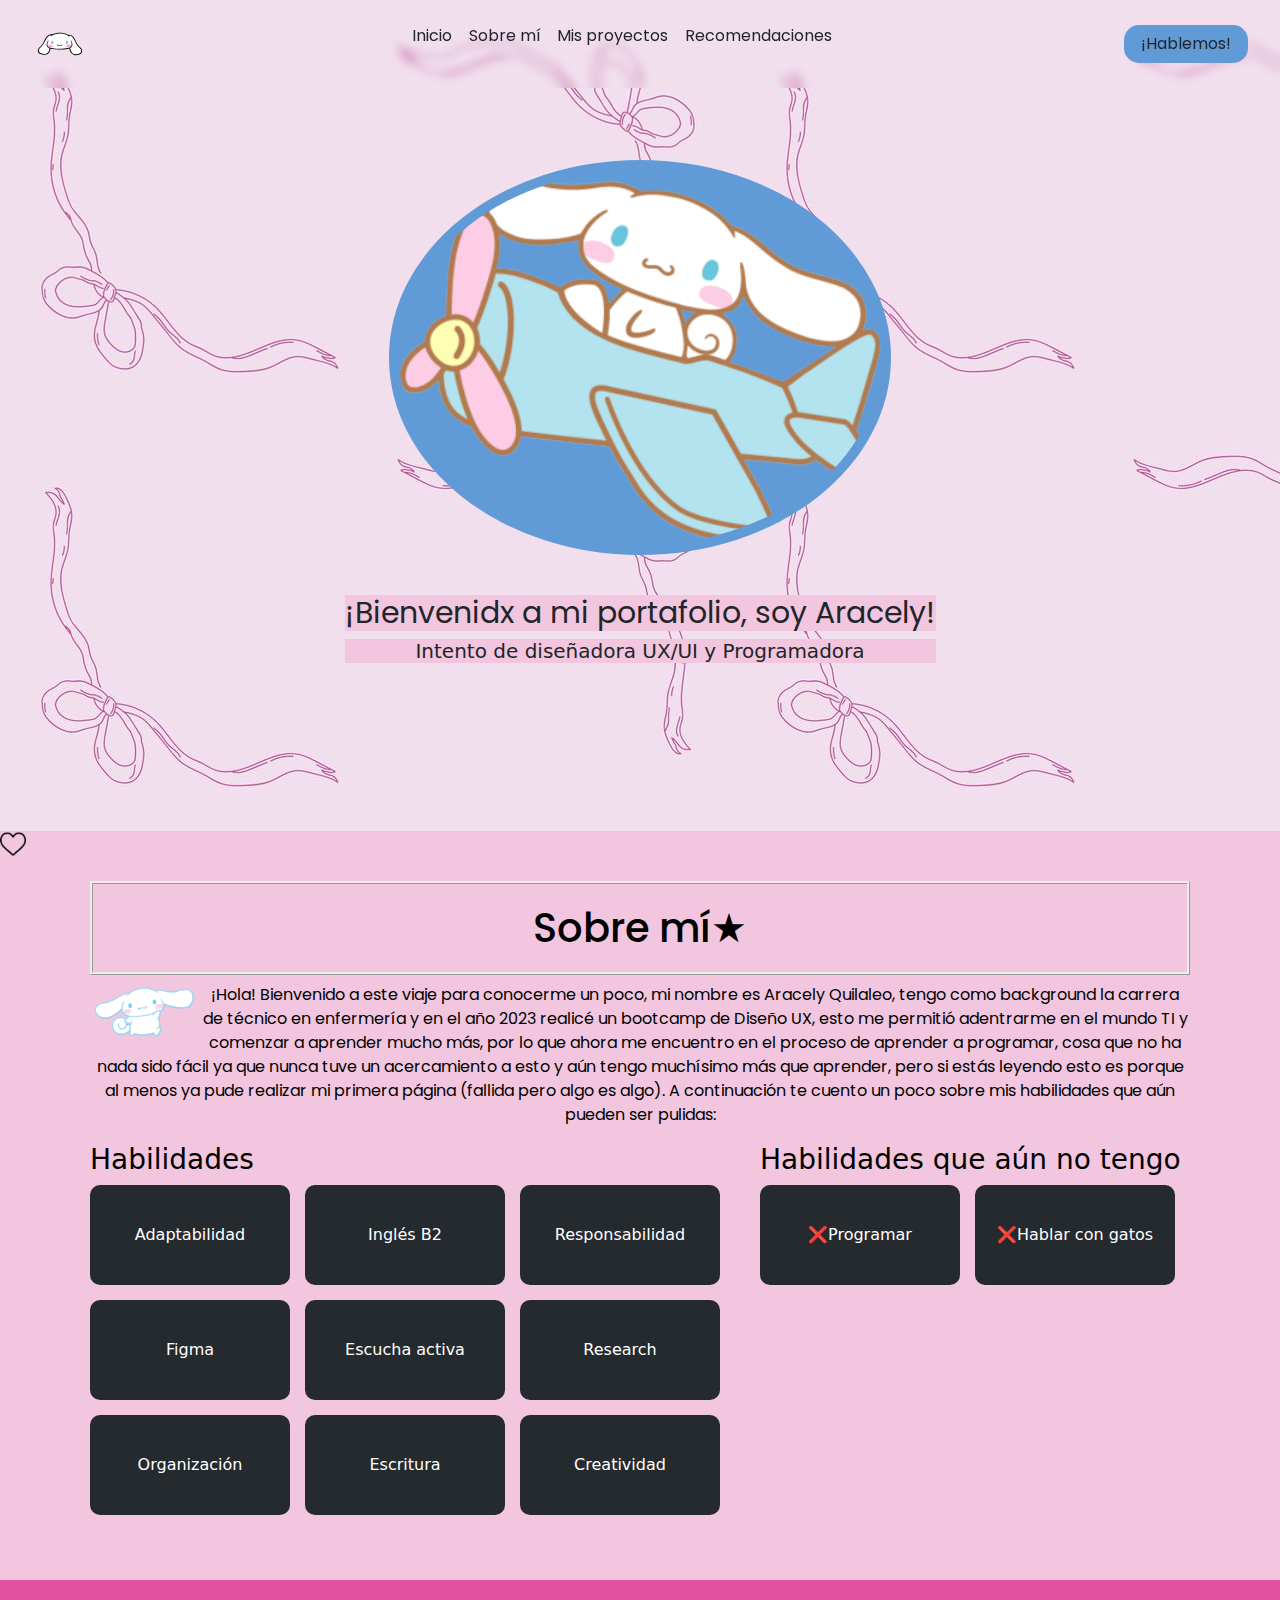
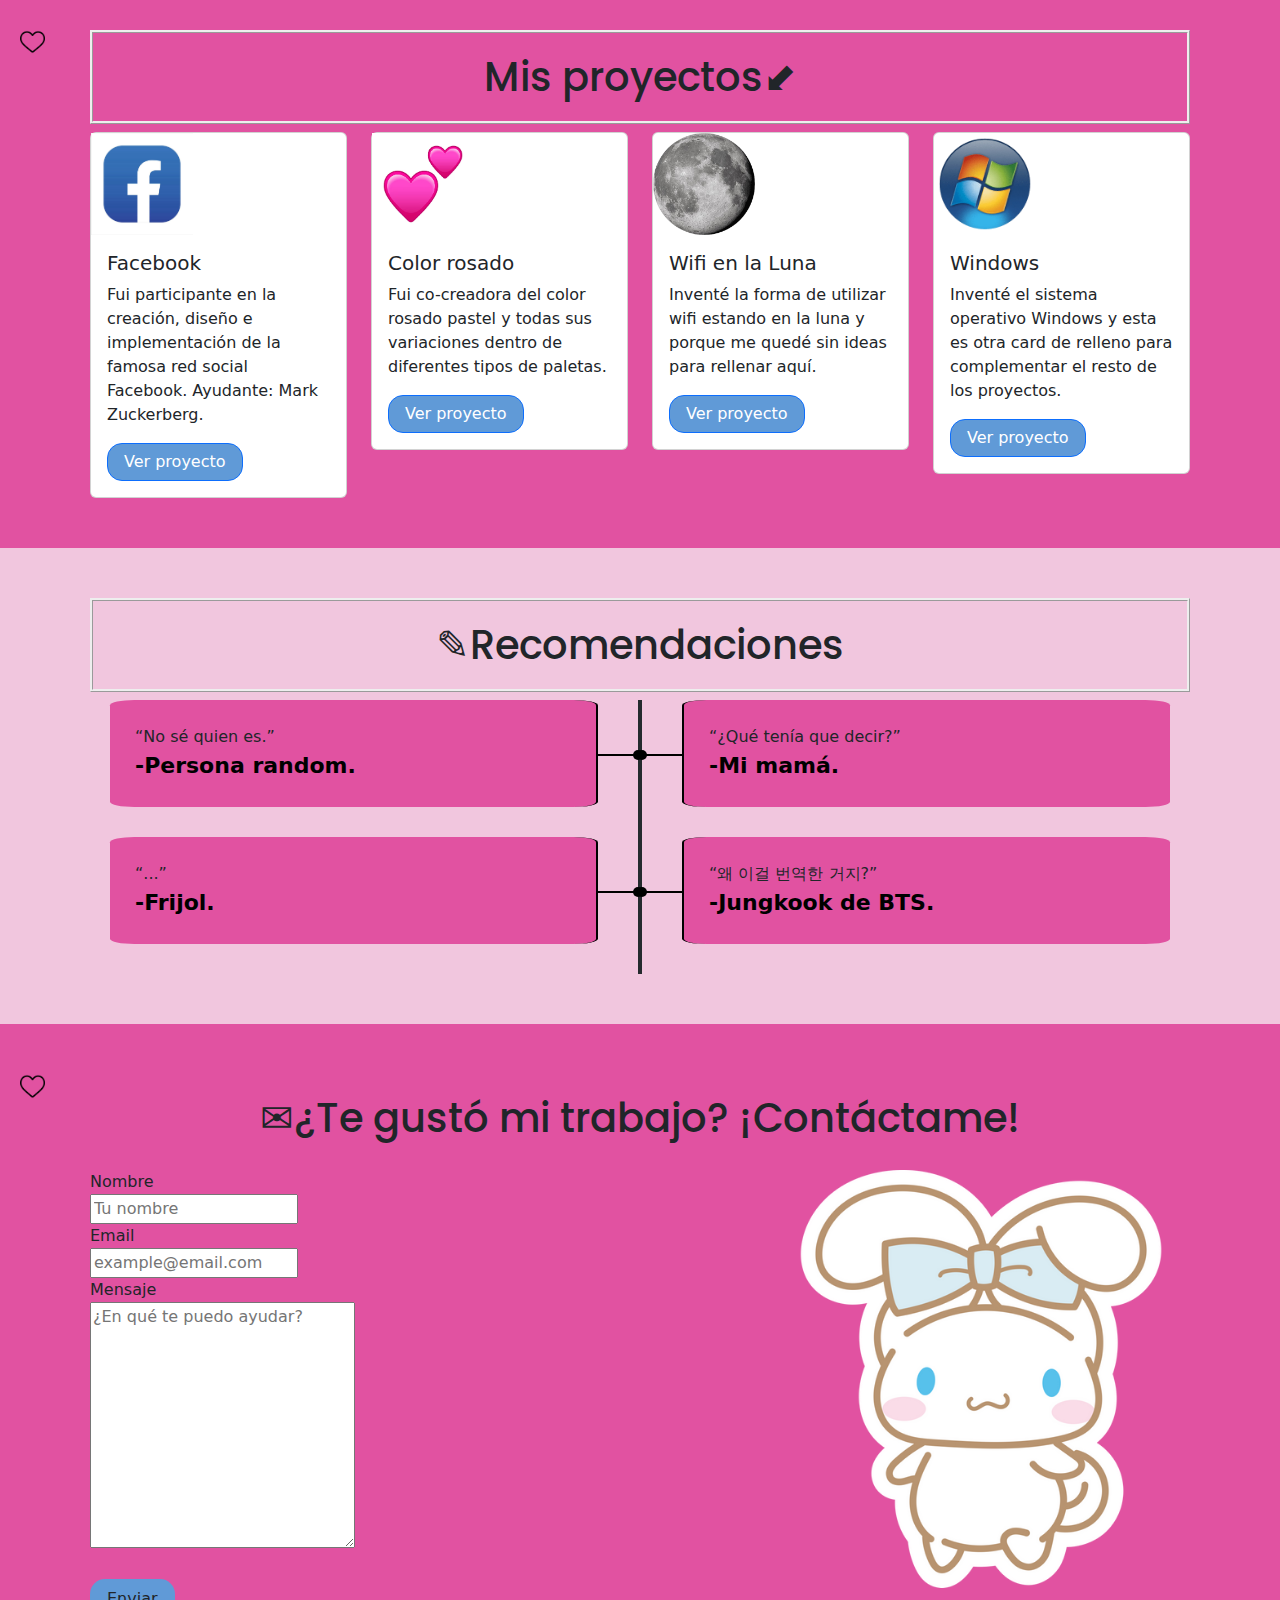
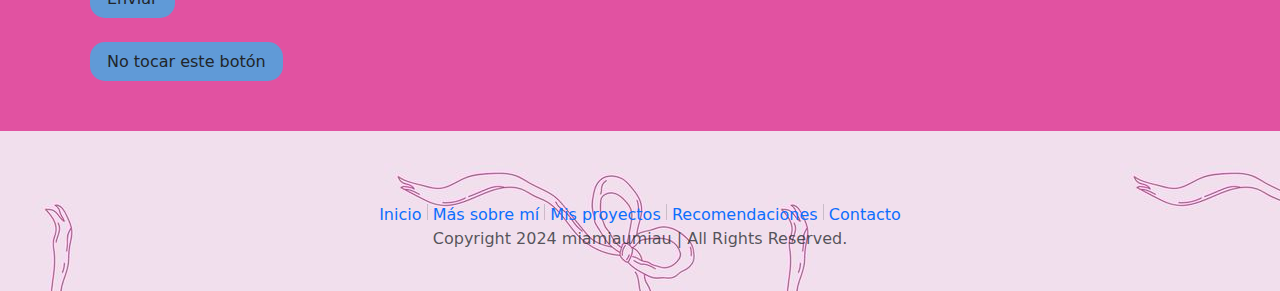
<file: index.html>
<!DOCTYPE html>
<html lang="en">
<head>
    <meta charset="UTF-8">
    <meta name="viewport" content="width=device-width, initial-scale=1.0">
    <title>Mi portafolio</title>
    <link href="https://cdn.jsdelivr.net/npm/bootstrap@5.3.3/dist/css/bootstrap.min.css" rel="stylesheet" integrity="sha384-QWTKZyjpPEjISv5WaRU9OFeRpok6YctnYmDr5pNlyT2bRjXh0JMhjY6hW+ALEwIH" crossorigin="anonymous">
    <link rel="stylesheet" href="./assets/css/style.css">
    <script defer src="./assets/js/script.js"></script>
    </head>

<body>
    <!--navbar-->
    <nav>
        <div class="logo">
            <a href="#home">
                <img src="./assets/img/logo/Cinnamoroll.svg" alt="Logo cinnamorol">
            </a>
        </div>

        <ul class="nav-links">
            <li class="inline-block"><a href="#inicio" onclick="seleccionar()">Inicio</a></li>
            <li class="inline-block"><a href="#sobremi" onclick="seleccionar()">Sobre mí</a></li>
            <li class="inline-block"><a href="#proyectos" onclick="seleccionar()">Mis proyectos</a></li>
            <li class="inline-block"><a href="#recomendaciones" onclick="seleccionar()">Recomendaciones</a></li>
        </ul>

        <div>
            <a href="#contacto" onclick="seleccionar()"><button class="btn">¡Hablemos!</button></a>
        </div>
    </nav>
    <!--portada-->
    <header>
        <section id="inicio" class="inicio">
            <div class="contenido-banner">
                <div class="contenedor-img">
                <img src="./assets/img/cinnamoroll_png_by_dellanovia_d6q63t5-fullview.png" alt="portadacinna">
                <h1>¡Bienvenidx a mi portafolio, soy Aracely!</h1>
                <h2>Intento de diseñadora UX/UI y Programadora</h2>
                </div>
            </div>
        </section>
    </header> 
    
    <!--sección sobre mi-->
    <div>
    <img src="./assets/img/logo/corazon.png" width="2%" style="float:left"; alt="corazon">
    </div>
<section id="sobremi" class="sobremi">
        <div class="contenido-seccion1">
            <h2>Sobre mí★</h2>
            <img src="./assets/img/Cinnamoroll.webp" width="10%" style="float:left"; alt="cinna">
            <p><span>¡Hola!</span> Bienvenido a este viaje para conocerme un poco, mi nombre es Aracely Quilaleo, tengo como background la carrera de técnico en enfermería y en el año 2023 realicé un bootcamp de Diseño UX, esto me permitió adentrarme en el mundo TI y comenzar a aprender mucho más, por lo que ahora me encuentro en el proceso de aprender a programar,
            cosa que no ha nada sido fácil ya que nunca tuve un acercamiento a esto y aún tengo muchísimo más que aprender, pero si estás leyendo esto es porque al menos ya pude realizar mi primera página (fallida pero algo es algo).
            A continuación te cuento un poco sobre mis habilidades que aún pueden ser pulidas: </p>
            <div class="fila">
                <div class="col">
                    <h3>Habilidades</h3>
                    <div class="contenedor-habilidades">
                        <div class="habilidad">
                            <span>Adaptabilidad</span>
                        </div>
                        <div class="habilidad">
                            <span>Inglés B2</span>
                        </div>
                        <div class="habilidad">
                            <span>Responsabilidad</span>
                        </div>
                        <div class="habilidad">
                            <span>Figma</span>
                        </div>
                        <div class="habilidad">
                            <span>Escucha activa</span>
                        </div>
                        <div class="habilidad">
                            <span>Research</span>
                        </div>
                        <div class="habilidad">
                            <span>Organización</span>
                        </div>
                        <div class="habilidad">
                            <span>Escritura</span>
                        </div>
                        <div class="habilidad">
                            <span>Creatividad</span>
                        </div>
                        </div> 
                    </div>
                    <div class="fila">
                        <div class="col">
                            <h3>Habilidades que aún no tengo</h3>
                            <div class="contenedor-habilidades2">
                                <div class="habilidad2">
                                    <span>❌Programar</span>
                                </div>
                                <div class="contenedor-habilidades2">
                                    <div class="habilidad2">
                                        <span>❌Hablar con gatos</span>
                                    </div>
                                </section>
        
<!--sección proyectos-->
<section id="proyectos" class="proyectos">
        <img src="./assets/img/logo/corazon.png" width="2%" style="float:left";>
        <div class="contenido-seccion2">
    <h2>Mis proyectos⬋</h2>
    <div class="row row-cols-1 row-cols-md-4 g-4">
        <div class="col">
            <div class="card">
            <img src="./assets/img/facebook-icon-ios-facebook-social-media-logo-on-white-background-free-free-vector.jpg" width="40%" alt="facebook">
            <div class="card-body">
                <h5 class="card-title">Facebook</h5>
                <p class="card-text">Fui participante en la creación, diseño e implementación de la famosa red social Facebook.
                    Ayudante: Mark Zuckerberg.</p>
                <a href="./proyecto1.html" class="btn btn-primary">Ver proyecto</a>
            </div>
        </div>
        </div>
        <div class="col">
            <div class="card">
            <img src="./assets/img/corazones-pareja-rosa-tamano-grande-icono-emoji-romance_599062-7010.avif" width="40%" alt="corazonrosa">
            <div class="card-body">
                <h5 class="card-title">Color rosado</h5>
                <p class="card-text">Fui co-creadora del color rosado pastel y todas sus variaciones dentro de diferentes tipos de paletas.</p>
                <a href="./proyecto2.html" class="btn btn-primary">Ver proyecto</a>
            </div>
        </div>
        </div>
        <div class="col">
        <div class="card">
            <img src="./assets/img/gratis-png-ilustracion-de-la-luna-icono-de-la-luna-de-la-tierra-la-luna-thumbnail-removebg-preview.png" width="40%" alt="luna">
            <div class="card-body">
            <h5 class="card-title">Wifi en la Luna</h5>
            <p class="card-text">Inventé la forma de utilizar wifi estando en la luna y porque me quedé sin ideas para rellenar aquí.</p>
            <a href="./proyecto3.html" class="btn btn-primary">Ver proyecto</a>
            </div>
        </div>
        </div>
        <div class="col">
            <div class="card">
            <img src="./assets/img/windows.png" width="40%" alt="windows">
            <div class="card-body">
                <h5 class="card-title">Windows</h5>
                <p class="card-text">Inventé el sistema operativo Windows y esta es otra card de relleno para complementar el resto de los proyectos.</p>
                <a href="./proyecto4.html" class="btn btn-primary">Ver proyecto</a>
            </div>
        </div>
        </div>
        </div>
    </section>

<!--sección recomendaciones-->
<section id="recomendaciones" class="recomendaciones">
    <div class="contenido-seccion3">
        <h2>✎Recomendaciones</h2>
        <div class="fila">
            <div class="col izquierda">
                <div class="item izq">
                    <q>No sé quien es.</q>
                    <span class="texto">-Persona random.</span>
                    <div class="conectoriz">
                        <div class="circuloiz"></div>
                    </div>
                </div>
                <div class="item izq">
                    <q>...</q>
                    <span class="texto">-Frijol.</span>
                    <div class="conectoriz">
                        <div class="circuloiz"></div>
                    </div>
                </div>
            </div>

            <div class="col derecha">
                <div class="item der">
                    <q>¿Qué tenía que decir?</q>
                    <span class="texto">-Mi mamá.</span>
                    <div class="conectordr">
                        <div class="circulodr"></div>
                    </div>
                </div>
                <div class="item der">
                    <q>왜 이걸 번역한 거지?</q>
                    <span class="texto">-Jungkook de BTS.</span>
                    <div class="conectordr">
                        <div class="circulodr"></div>
                    </div>
                </div>
            </div>
        </div>
</section>

<!--sección contacto-->
<section id="contacto" class="contacto">
        <img src="./assets/img/logo/corazon.png" width="2%" style="float:left"; alt="corazon">
        <div class="contenido-seccion4">
<h2>✉¿Te gustó mi trabajo? ¡Contáctame!</h2>
<img src="./assets/img/cinnamoroll-png-crisp-quality.png" width="38%" style="float:right" alt="cinnaa">
<section id="contacto">
    <form id="contact-form">
        <div>
            <label for="nombre">Nombre</label>
            <br>
            <input type="text" name="nombre" id="input-issue" placeholder="Tu nombre" required>
        </div>
        <div>
            <label for="email">Email</label>
            <br>
            <input type="email" name="email" id="input-email" placeholder="example@email.com" required>
            </div>
        <div>
            <label for="mensaje">Mensaje</label>
            <br>
            <textarea name="mensaje" id="input-message" cols="30" rows="10"  placeholder="¿En qué te puedo ayudar?"></textarea>
        </div>
        <br>
        <button id="form-button-contact" class="btn btn-contact">Enviar</button>
    </form>
    <div id="text-container">
        <br>
        <button id="notocar" class="btn btn-contact">No tocar este botón</button>
    </div>
</section>
</section>

<!--footer-->
<footer class="text-center text-muted py-4">
    <div class="link-group mt-5" data-aos="fade-up">
    <a href="#inicio">Inicio</a>
    <div class="vr"></div>
    <a href="#sobremi">Más sobre mí</a>
    <div class="vr"></div>
    <a href="#proyectos">Mis proyectos</a>
    <div class="vr"></div>
    <a href="#recomendaciones">Recomendaciones</a>
    <div class="vr"></div>
    <a href="#contacto">Contacto</a>
    </div>
    <p>Copyright 2024 miamiaumiau | All Rights Reserved.</p>
    </footer>
</body>
</html>
</file>
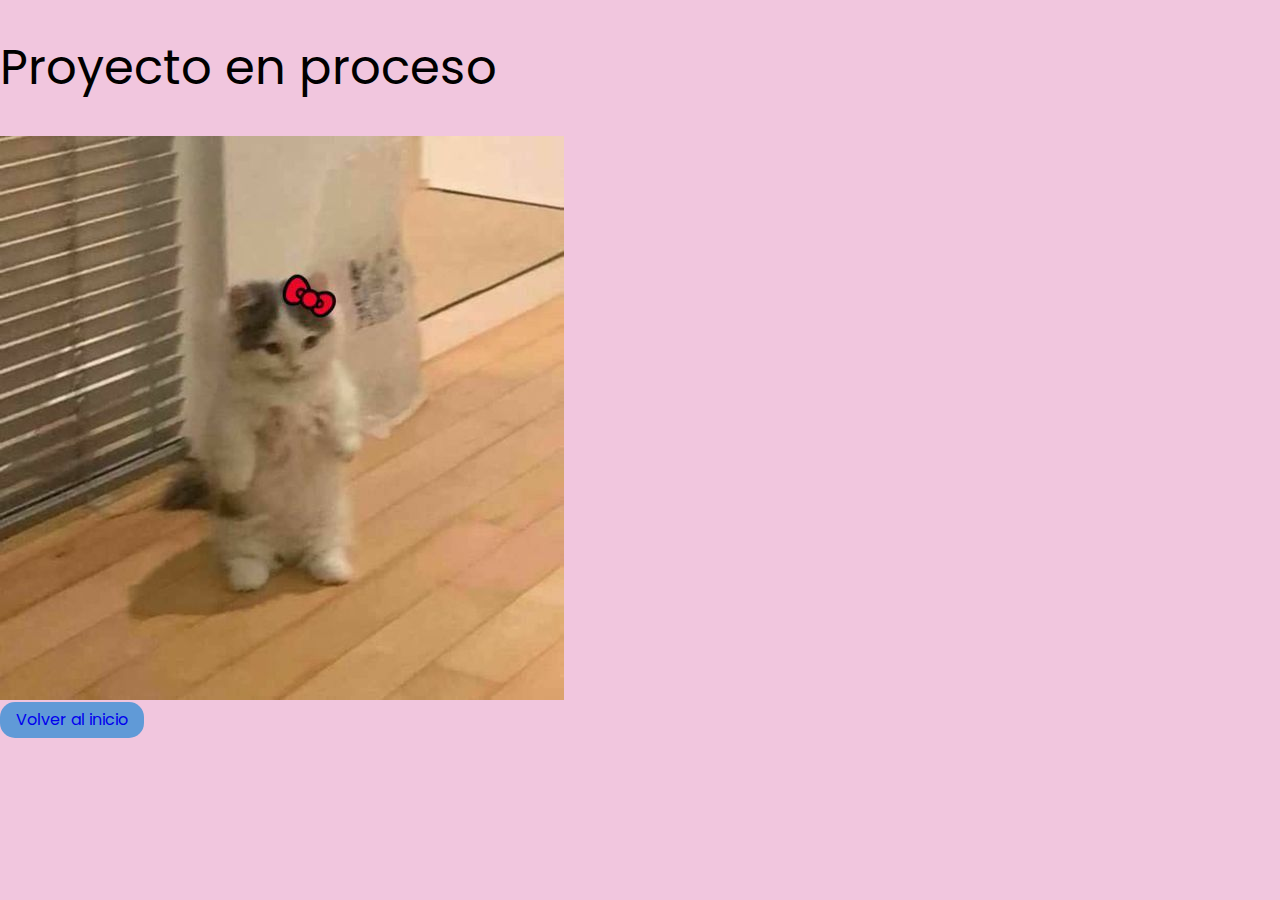
<file: proyecto1.html>
<!DOCTYPE html>
<html lang="en">
<head>
    <meta charset="UTF-8">
    <meta name="viewport" content="width=, initial-scale=1.0">
    <title>Document</title>
    <link rel="stylesheet" href="./assets/css/style.css">
</head>
<body>
    <h1>Proyecto en proceso</h1>
    <img src="./assets/img/e064372a709ea9bfea67d1289ceb5746.jpg" alt="gato1">
    <br>
    <a href="./index.html" class="btn btn-primary">Volver al inicio</a>
</body>
</html>
</file>
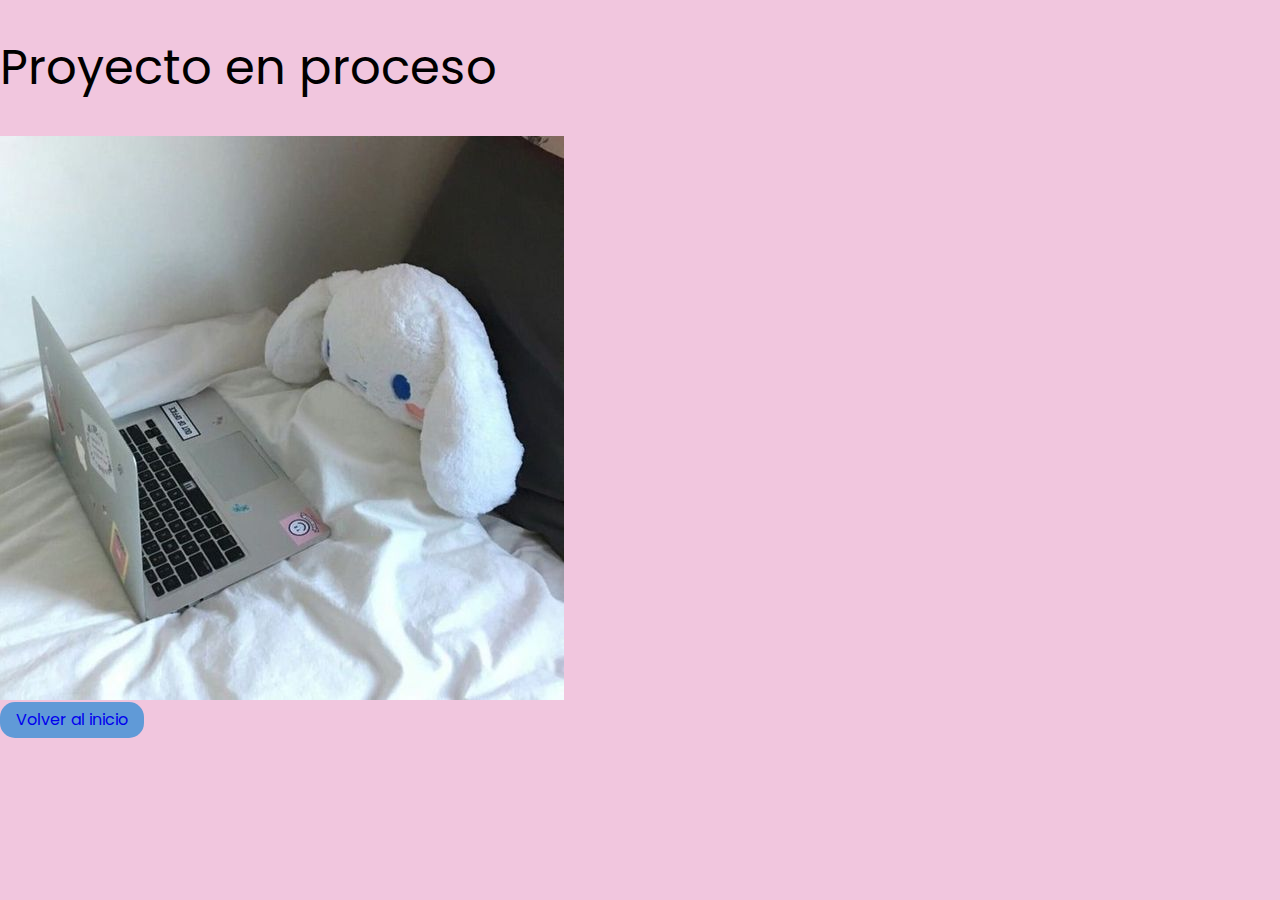
<file: proyecto2.html>
<!DOCTYPE html>
<html lang="en">
<head>
    <meta charset="UTF-8">
    <meta name="viewport" content="width=, initial-scale=1.0">
    <title>Document</title>
    <link rel="stylesheet" href="./assets/css/style.css">
</head>
<body>
    <h1>Proyecto en proceso</h1>
    <img src="./assets/img/a9be7ff001afea4bd00997d0aa4827c2.jpg" alt="cinnamorol1">
    <br>
    <a href="./index.html" class="btn btn-primary">Volver al inicio</a>
</body>
</html>
</file>
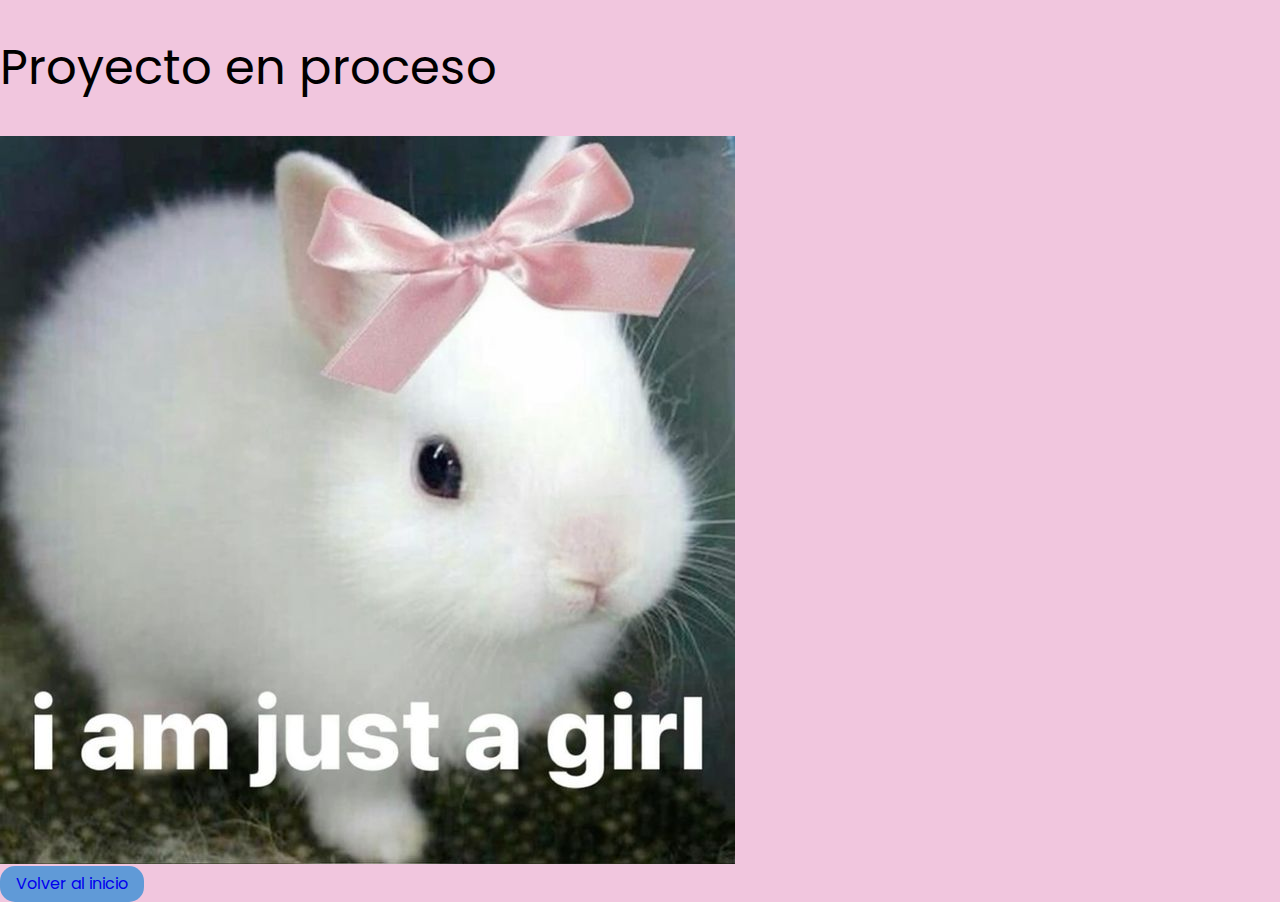
<file: proyecto3.html>
<!DOCTYPE html>
<html lang="en">
<head>
    <meta charset="UTF-8">
    <meta name="viewport" content="width=, initial-scale=1.0">
    <title>Document</title>
    <link rel="stylesheet" href="./assets/css/style.css">
</head>
<body>
    <h1>Proyecto en proceso</h1>
    <img src="./assets/img/89f726a620c582d503903ae60d5604b7.jpg" alt="">
    <br>
    <a href="./index.html" class="btn btn-primary">Volver al inicio</a>
</body>
</html>
</file>
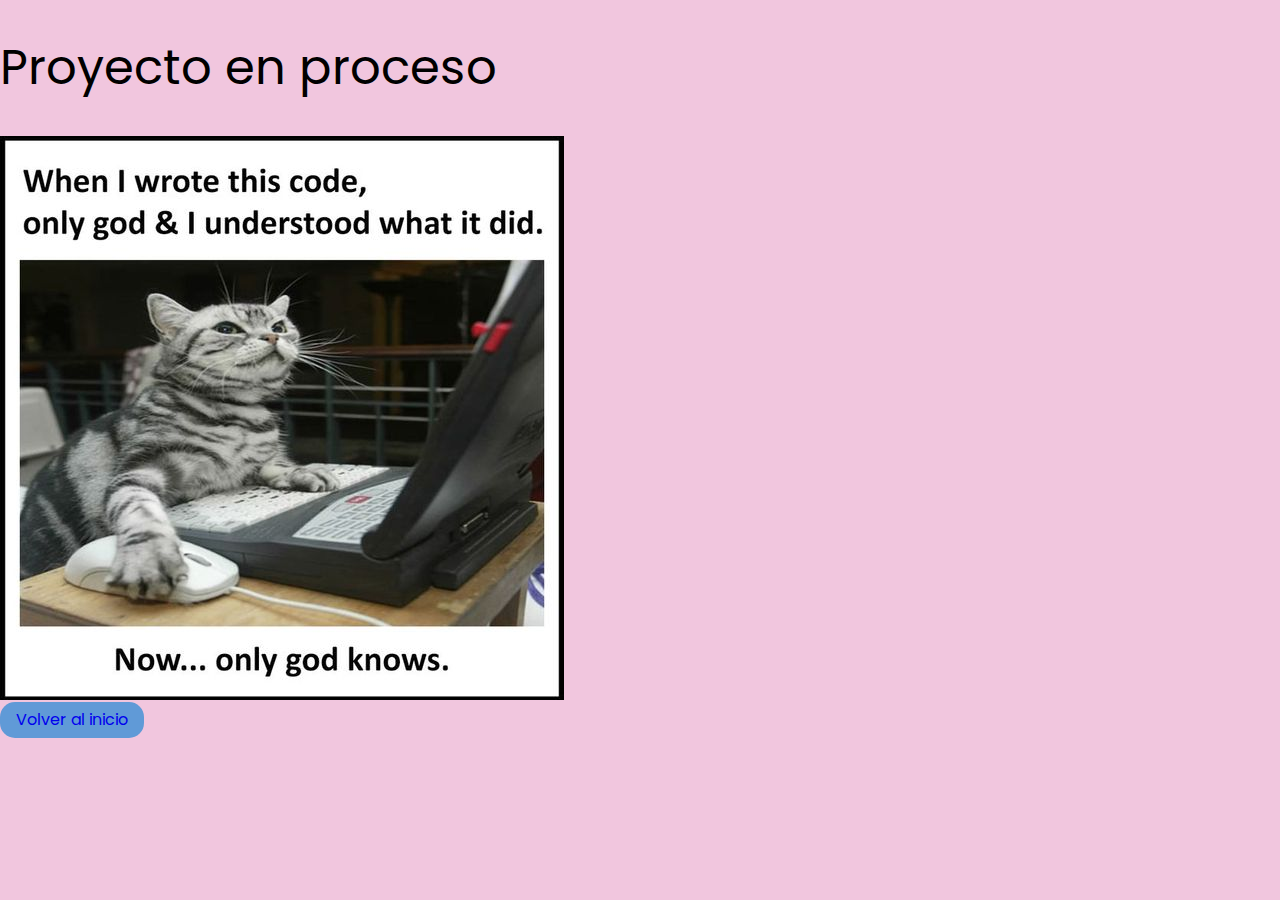
<file: proyecto4.html>
<!DOCTYPE html>
<html lang="en">
<head>
    <meta charset="UTF-8">
    <meta name="viewport" content="width=, initial-scale=1.0">
    <title>Document</title>
    <link rel="stylesheet" href="./assets/css/style.css">
</head>
<body>
    <h1>Proyecto en proceso</h1>
    <img src="./assets/img/01a6cd353027a328799ece786533e856.jpg" alt="">
    <br>
    <a href="./index.html" class="btn btn-primary">Volver al inicio</a>
</body>
</html>
</file>
<file: assets/css/style.css>
@import url(variables.css);
@import url('https://fonts.googleapis.com/css2?family=Poppins:ital,wght@0,100;0,200;0,300;0,400;0,500;0,600;0,700;0,800;0,900;1,100;1,200;1,300;1,400;1,500;1,600;1,700;1,800;1,900&display=swap');


body {
    background-color: var(--primary-color);
    margin: 0;
    padding: 0;
    border: 0;
    box-sizing: border-box;
}

/*navbar*/
nav {
        background-color: transparent;
        backdrop-filter: blur(5px);
        position: fixed;
        top: 0;
        z-index: 1;
        width: 100%;
        padding: 1rem 2rem;
        display: flex;
        justify-content: space-between;
        align-items: center;
        font-family: "Poppins", sans-serif;
}


.logo img {
    width: 3.5rem;
    height: 3.5rem;
}

.nav-links a {
    color: var(--neutral-color-light);
    
}

.logo, .logo img, .nav-links .inline-block{
    transition: .2s;
}

.logo:hover, .logo img:hover, .nav-links .inline-block:hover {
    transform: scale(1.2);
}


.nav-links {
    list-style: none;
}

a {
    text-decoration: none;
}

.btn {
    background-color: var(--secondary-color2);
    padding: .4rem 1rem;
    border-radius: 15px;

    font-weight: var(--font-bold);
    font-size: 1rem;
    text-transform: none;

    cursor: pointer;
    transition: transform .4s;

}

.btn:hover {
    background-color: var(--secondary-color2);
    transform: scale(1.1);
}

.inline-block {
    display: inline-block;
    font-size: 1rem;
    margin: 0 0.4rem;
}


/*portada*/
header {
        background-image: url(../img/wallpaper.jpg);
        width: 100%;
        padding: 10rem 0;
        font-size: 1.5rem;
        display: flex;
        justify-content: space-evenly;
        align-items: center;
    }
    

.inicio .contenido-banner img{
        background-color: var(--secondary-color2);
        margin-top: 40px;
        border: 10px solid var(--secondary-color2);
        display: block;
        width: 85%;
        margin: auto;
        border-radius: 80%;
    }

.inicio .contenido-banner h1{
        background-color: var(--primary-color);
        margin-top: 40px;
        font-size: 30px;
    }

.inicio .contenido-banner h2{
        background-color: var(--primary-color);
        font-size: 20px;
        font-weight: normal;
        text-align: center;
    }

.profile-img {
    background-image: url("../img/cinnamoroll_png_by_dellanovia_d6q63t5-fullview.png");
    background-size: 100%;
    background-repeat: no-repeat;

    width: 25rem;
    height: 25rem;

}
    .hero-text {
        width: 30rem;
        height: 100%;
    
    }
    
    h1 {

        font-size: 3rem;
        font-family: "Poppins", sans-serif;
        font-weight: 400;
        font-style: normal;
    
    }
    
.hero-text p {
        letter-spacing: 0.02rem;
        line-height: 2rem;
        text-align: justify;
    
    }
    
/*sección sobre mi*/
.sobremi{
        background-color: var(--primary-color);
        color: var(--neutral-color-dark);
        padding: 50px 20px;
    }
.sobremi .contenido-seccion1{
        max-width: 1100px;
        margin: auto;
    }
    
.sobremi h2{
        font-size: 40px;
        background-color: transparent;
        border-style: ridge;
        font-family: "Poppins", sans-serif;
        text-align: center;
        padding: 20px 0;
    
    }
    
.sobremi .fila{
        display: flex;
    }
    
.sobremi p{
    font-family: "Poppins", sans-serif;
    text-align:center
}
    

.sobremi .fila .col .contenedor-habilidades{
        display: flex;
        flex-wrap: wrap;
    }
.sobremi .fila .col .contenedor-habilidades .habilidad{
        width: 200px;
        height: 100px;
        background-color: #252A2E;
        color: white;
        border-radius: 10px;
        margin: 0 15px 15px 0;
        display: flex;
        flex-direction: column;
        align-items: center;
        text-align: center;
        justify-content: center;
        transition: .3s;

}.sobremi .fila .col .contenedor-habilidades .habilidad:hover{
        background-color: var(--secondary-color2);
    }

.sobremi .fila .col .contenedor-habilidades .habilidad i{
        font-size: 30px;
        margin-bottom: 10px;
    }

.sobremi .fila .col .contenedor-habilidades2{
        display: flex;
        flex-wrap: wrap;
    }

.sobremi .fila .col .contenedor-habilidades2 .habilidad2 {
        width: 200px;
        height: 100px;
        background-color: #252A2E;
        color: white;
        border-radius: 10px;
        margin: 0 15px 15px 0;
        display: flex;
        flex-direction: column;
        align-items: center;
        text-align: center;
        justify-content: center;
        transition: .3s;
    }

    
.sobremi .fila .col .contenedor-habilidades2 .habilidad2:hover{
    background-color: var(--secondary-color2);
    }

.sobremi .fila .col .contenedor-habilidades2 .habilidad2 i{
    font-size: 30px;
    margin-bottom: 10px;
}
    
/*sección proyectos*/
.proyectos {
        background-color: var(--secondary-color1);
        position: sticky;
        padding: 50px 20px;
    }

.proyectos .contenido-seccion2{
        max-width: 1100px;
        margin: auto;
    }
.proyectos h2{
        font-size: 40px;
        background-color: transparent;
        border-style: ridge;
        font-family: "Poppins", sans-serif;
        text-align: center;
        padding: 20px 0;
    
    }

    /*sección recomendaciones*/
.recomendaciones{
        background-color: var(--primary-color);
        color: var(--neutral-color-light);
        padding: 50px 20px;
    }

.recomendaciones .contenido-seccion3{
        max-width: 1100px;
        margin: auto;
    }
.recomendaciones h2{
        font-size: 40px;
        background-color: transparent;
        border-style: ridge;
        font-family: "Poppins", sans-serif;
        text-align: center;
        padding: 20px 0;
    
    }
.recomendaciones .fila{
        display: flex;
        justify-content: space-between;
    }
.recomendaciones .fila .col{
        width: 48%;
        padding: 0 20px;
    }

.recomendaciones .fila .izquierda{
        border-right: 2px solid #252A2E;
    }

.recomendaciones .fila .derecha{
        border-left: 2px solid #252A2E;
    }

.recomendaciones .fila .item{
        padding: 25px;
        margin-bottom: 30px;
        background-color: var(--secondary-color1);
        position: relative;
        border-radius: 5%;
    } 

.recomendaciones .fila .item .texto{
        color: var(--neutral-color-dark);
        font-size: 22px;
        font-weight: bold;
        display: block;
    }
.recomendaciones .fila .item q{
        line-height: 24px;
    }
.recomendaciones .fila .izq{
        border-right: 2px solid var(--neutral-color-dark);
        margin-right: 20px;
    }
.recomendaciones .fila .der{
        border-left: 2px solid var(--neutral-color-dark);
        margin-left: 20px;
    }
.recomendaciones .fila .item .conectoriz{
        height: 2px;
        background-color: var(--neutral-color-dark);
        width: 47px;
        position: absolute;
        top: 50%;
        right: -47px;
        z-index: 5;
    }
.recomendaciones .fila .item .conectoriz .circuloiz{
        display: block;
        height: 10px;
        width: 10px;
        border-radius: 50%;
        background-color: var(--neutral-color-dark);
        float: right;
        position: relative;
        bottom: 4px;
    }
.recomendaciones .fila .item .conectordr{
        height: 2px;
        background-color: var(--neutral-color-dark);
        width: 47px;
        position: absolute;
        top: 50%;
        left: -47px;
        z-index: 5;
    }
.recomendaciones .fila .item .conectordr .circulodr{
        display: block;
        height: 10px;
        width: 10px;
        border-radius: 50%;
        background-color: var(--neutral-color-dark);
        float: left;
        position: relative;
        bottom: 4px;
    }
    
    /*sección contacto*/
.contacto{
        background-color: var(--secondary-color1);
        padding: 50px 20px;
    }

    .contacto .contenido-seccion4{
        max-width: 1100px;
        margin: auto;
    }
.contacto h2{
        font-size: 40px;
        font-family: "Poppins", sans-serif;
        text-align: center;
        padding: 20px 0;
    
    }

/*footer*/   
footer{
        background-image: url(../img/wallpaper.jpg);
    }
</file>
